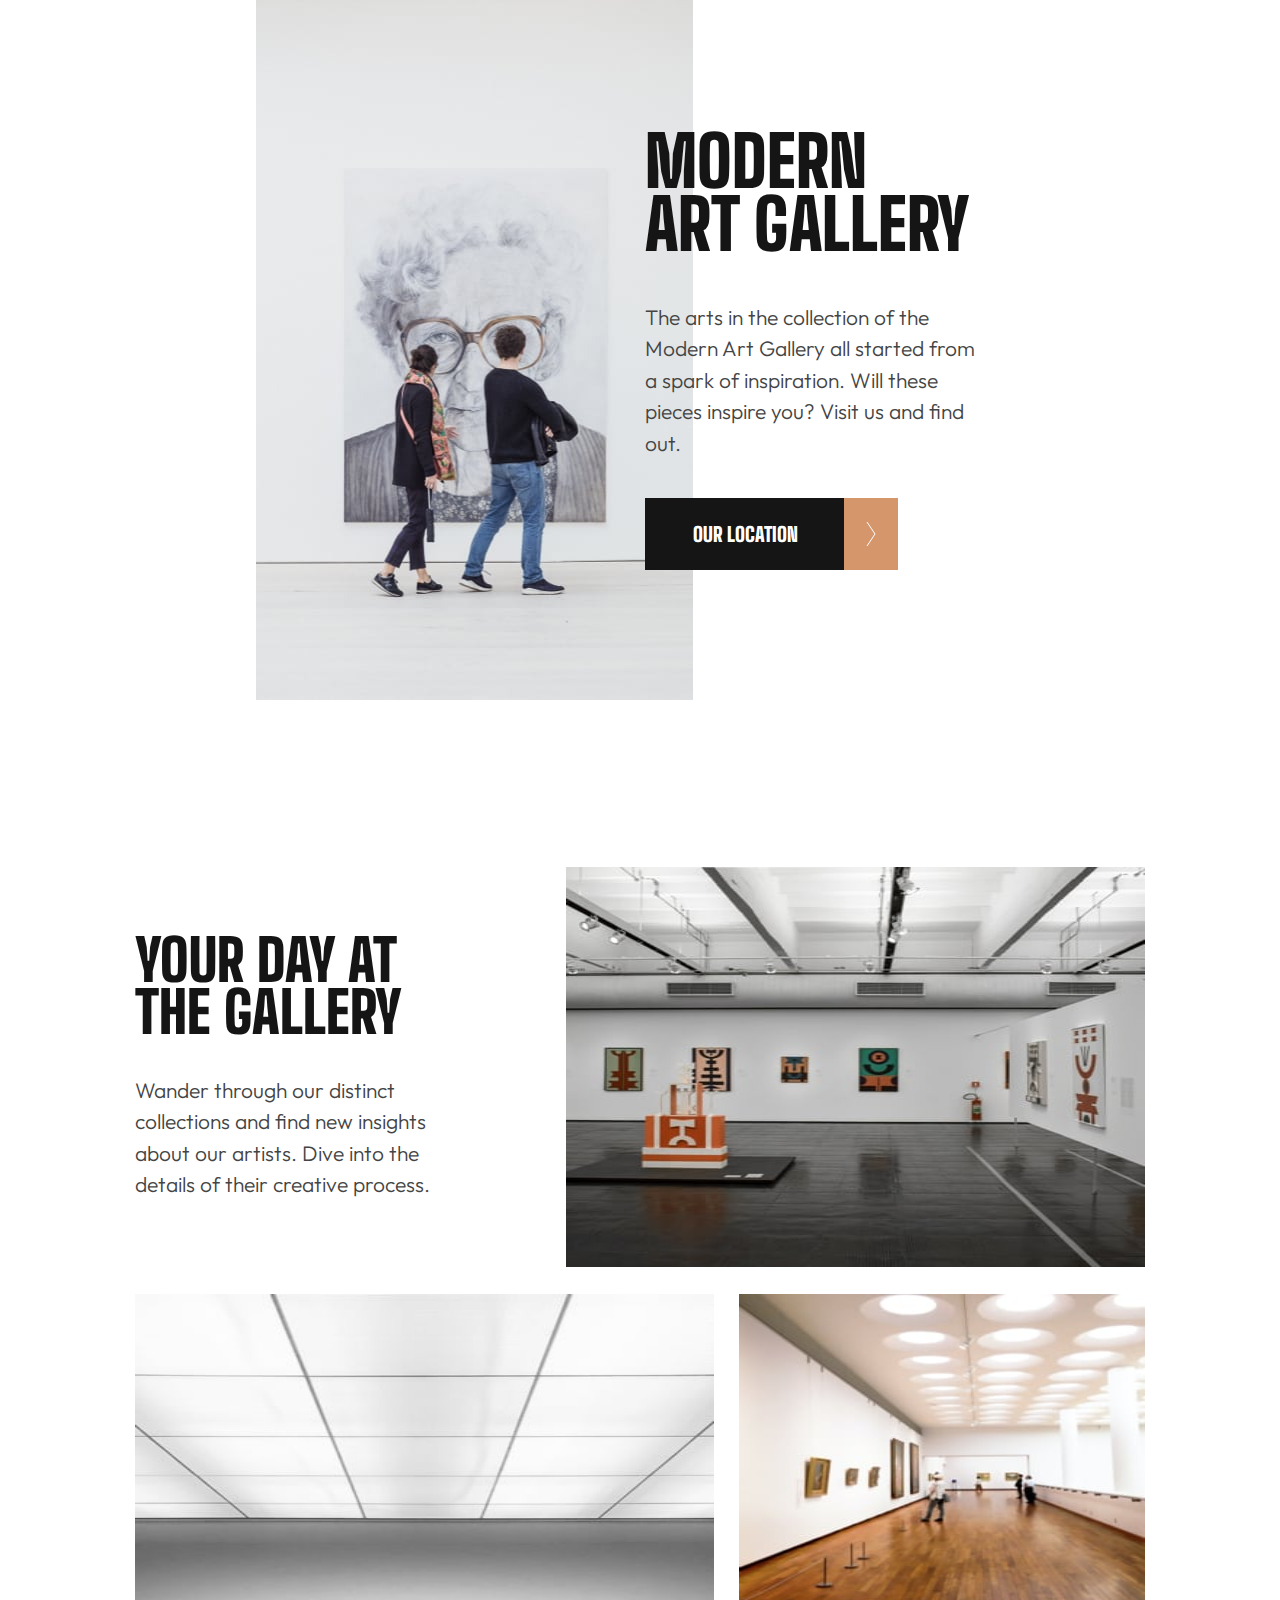
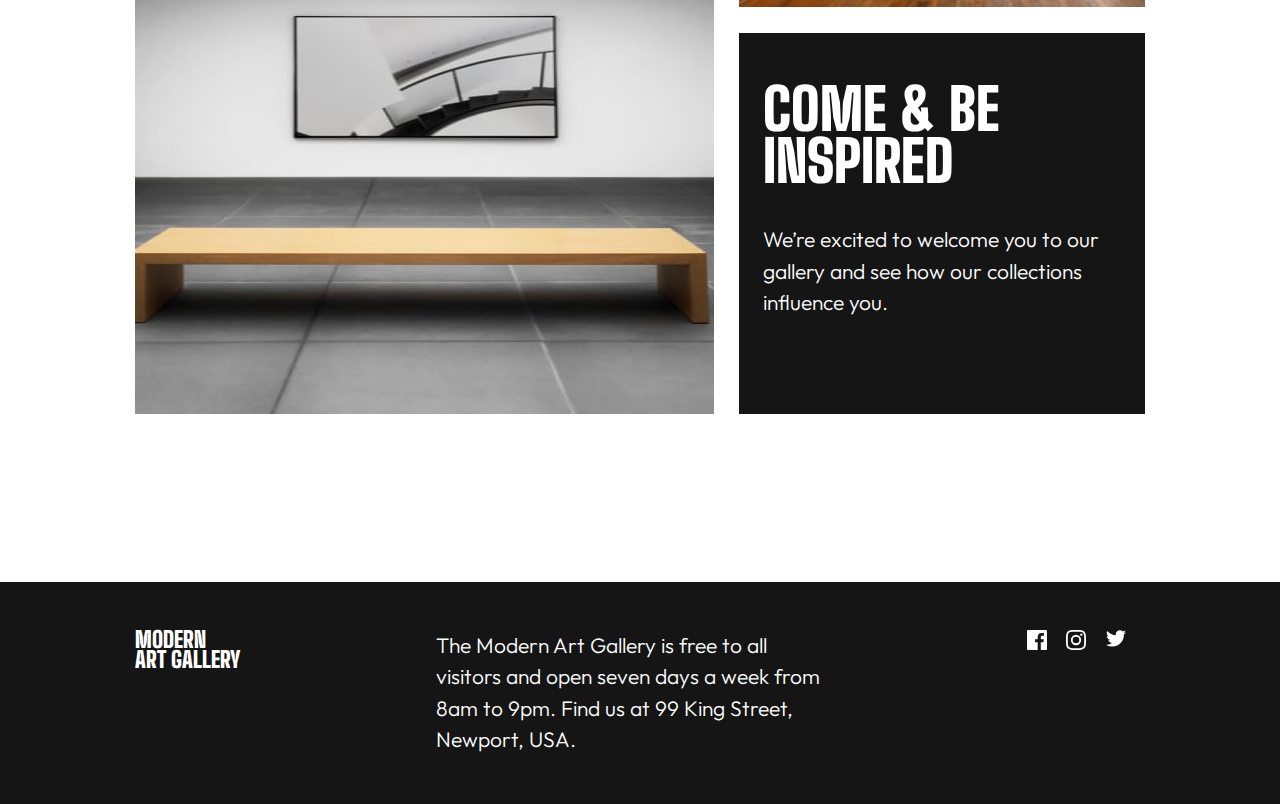
<file: index.html>
<!DOCTYPE html>
<html lang="en">
    <head>
      <meta charset="utf-8">
      <meta name="description" content="Frontend Mentor | Art gallery website">
      <meta name="viewport" content="width=device-width, initial-scale=1.0">
      <link rel="icon" type="image/png" sizes="32x32" href="./assets/images/favicon-32x32.png">
      <link href="https://fonts.googleapis.com/css2?family=Big+Shoulders+Display:wght@900&family=Outfit:wght@300&display=swap" rel="stylesheet">
      <link href="style.css" rel="stylesheet" type="text/css">
      <title>Frontend Mentor | Art gallery website</title>
    </head>
    <body>

      <header class="header-container">

        <div class="background-black"></div>

        <picture class="picture-header">
          <source media="(max-width: 767px)" srcset="./images/mobile/image-hero.jpg">
          <source media="(max-width: 1439px)" srcset="./images/tablet/image-hero.jpg">
          <source media="(min-width: 1440px)" srcset="./images/desktop/image-hero.jpg">
          <img class="image-header" src="./images/mobile/image-hero.jpg" alt="">
        </picture>

        <h1 class="title header-title">Modern<br> Art Gallery</h1>
        
        <div class="display-header-text">
          <p class="text header-text">The arts in the collection of the Modern Art Gallery all started 
            from a spark of inspiration. Will these pieces inspire you? Visit 
            us and find out.</p>
          <a href="./index2.html"><button class="button header-button">Our location</button></a>
        </div>

      </header>

      <main class="main-container">

        <section class="upper-section">
          <picture class="picture-main-1">
            <source media="(max-width: 767px)" srcset="./images/mobile/image-grid-1.jpg">
            <source media="(max-width: 1439px)" srcset="./images/tablet/image-grid-1.jpg">
            <source media="(min-width: 1440px)" srcset="./images/desktop/image-grid-1.jpg">
            <img class="image-main-1" src="./images/mobile/image-grid-1.jpg" alt="">
          </picture>
          <div class="display-upper-text">
            <h2 class="title section-title">Your day at the gallery</h2>
            <p class="text section-text">Wander through our distinct collections and find new insights about 
              our artists. Dive into the details of their creative process.</p>
          </div>
        </section> 

        <section class="bottom-section">
          <picture class="picture-main-2">
            <source media="(max-width: 767px)" srcset="./images/mobile/image-grid-2.jpg">
            <source media="(max-width: 1439px)" srcset="./images/tablet/image-grid-2.jpg">
            <source media="(min-width: 1440px)" srcset="./images/desktop/image-grid-2.jpg">
            <img class="image-main-2" src="./images/mobile/image-grid-2.jpg" alt="">
          </picture>
          <picture class="picture-main-3">
            <source media="(max-width: 767px)" srcset="./images/mobile/image-grid-3.jpg">
            <source media="(max-width: 1439px)" srcset="./images/tablet/image-grid-3.jpg">
            <source media="(min-width: 1440px)" srcset="./images/desktop/image-grid-3.jpg">
            <img class="image-main-3" src="./images/mobile/image-grid-3.jpg" alt="">
          </picture>
          <div class="display-text">
            <h2 class="title section-title">Come &amp; be inspired</h2>
            <p class="text section-text">We’re excited to welcome you to our gallery and see how our collections 
              influence you.</p>
          </div>
        </section>

      </main>

      <footer class="footer-container">

        <div class="display-footer">
          <h3 class="title footer-title">Modern<br> Art Gallery</h3>
          <p class="text footer-text">The Modern Art Gallery is free to all visitors and open seven days a week 
            from 8am to 9pm. Find us at 99 King Street, Newport, USA.</p>
          <ul class="list">
            <li class="li-svg"><svg width="20" height="20" xmlns="http://www.w3.org/2000/svg">
                                  <path d="M18.896 0H1.104C.494 0 0 .494 0 1.104v17.793C0 19.506.494 20 1.104 20h9.58v-7.745H8.076V9.237h2.606V7.01c0-2.583 1.578-3.99 3.883-3.99 1.104 0 2.052.082 2.329.119v2.7h-1.598c-1.254 0-1.496.597-1.496 1.47v1.928h2.989l-.39 3.018h-2.6V20h5.098c.608 0 1.102-.494 1.102-1.104V1.104C20 .494 19.506 0 18.896 0Z"/>
                                </svg></li>
            <li class="li-svg"><svg width="20" height="20" xmlns="http://www.w3.org/2000/svg">
                                  <path d="M10 1.802c2.67 0 2.987.01 4.042.059 2.71.123 3.975 1.409 4.099 4.099.048 1.054.057 1.37.057 4.04 0 2.672-.01 2.988-.057 4.042-.124 2.687-1.387 3.975-4.1 4.099-1.054.048-1.37.058-4.041.058-2.67 0-2.987-.01-4.04-.058-2.718-.124-3.977-1.416-4.1-4.1-.048-1.054-.058-1.37-.058-4.041 0-2.67.01-2.986.058-4.04.124-2.69 1.387-3.977 4.1-4.1 1.054-.048 1.37-.058 4.04-.058ZM10 0C7.284 0 6.944.012 5.877.06 2.246.227.227 2.242.061 5.877.01 6.944 0 7.284 0 10s.012 3.057.06 4.123c.167 3.632 2.182 5.65 5.817 5.817 1.067.048 1.407.06 4.123.06s3.057-.012 4.123-.06c3.629-.167 5.652-2.182 5.816-5.817.05-1.066.061-1.407.061-4.123s-.012-3.056-.06-4.122C19.777 2.249 17.76.228 14.124.06 13.057.01 12.716 0 10 0Zm0 4.865a5.135 5.135 0 1 0 0 10.27 5.135 5.135 0 0 0 0-10.27Zm0 8.468a3.333 3.333 0 1 1 0-6.666 3.333 3.333 0 0 1 0 6.666Zm5.338-9.87a1.2 1.2 0 1 0 0 2.4 1.2 1.2 0 0 0 0-2.4Z"/>
                                </svg></li>
            <li class="li-svg"><svg width="20" height="17" xmlns="http://www.w3.org/2000/svg">
                                  <path d="M20 2.172a8.192 8.192 0 0 1-2.357.646 4.11 4.11 0 0 0 1.805-2.27 8.22 8.22 0 0 1-2.606.996A4.096 4.096 0 0 0 13.847.248c-2.65 0-4.596 2.472-3.998 5.037A11.648 11.648 0 0 1 1.392 1a4.109 4.109 0 0 0 1.27 5.478 4.086 4.086 0 0 1-1.858-.513c-.045 1.9 1.318 3.679 3.291 4.075a4.113 4.113 0 0 1-1.853.07 4.106 4.106 0 0 0 3.833 2.849A8.25 8.25 0 0 1 0 14.658a11.616 11.616 0 0 0 6.29 1.843c7.618 0 11.923-6.434 11.663-12.205A8.354 8.354 0 0 0 20 2.172Z"/>
                                </svg></li>
          </ul>
        </div>

      </footer>

    </body>

</html>
</file>
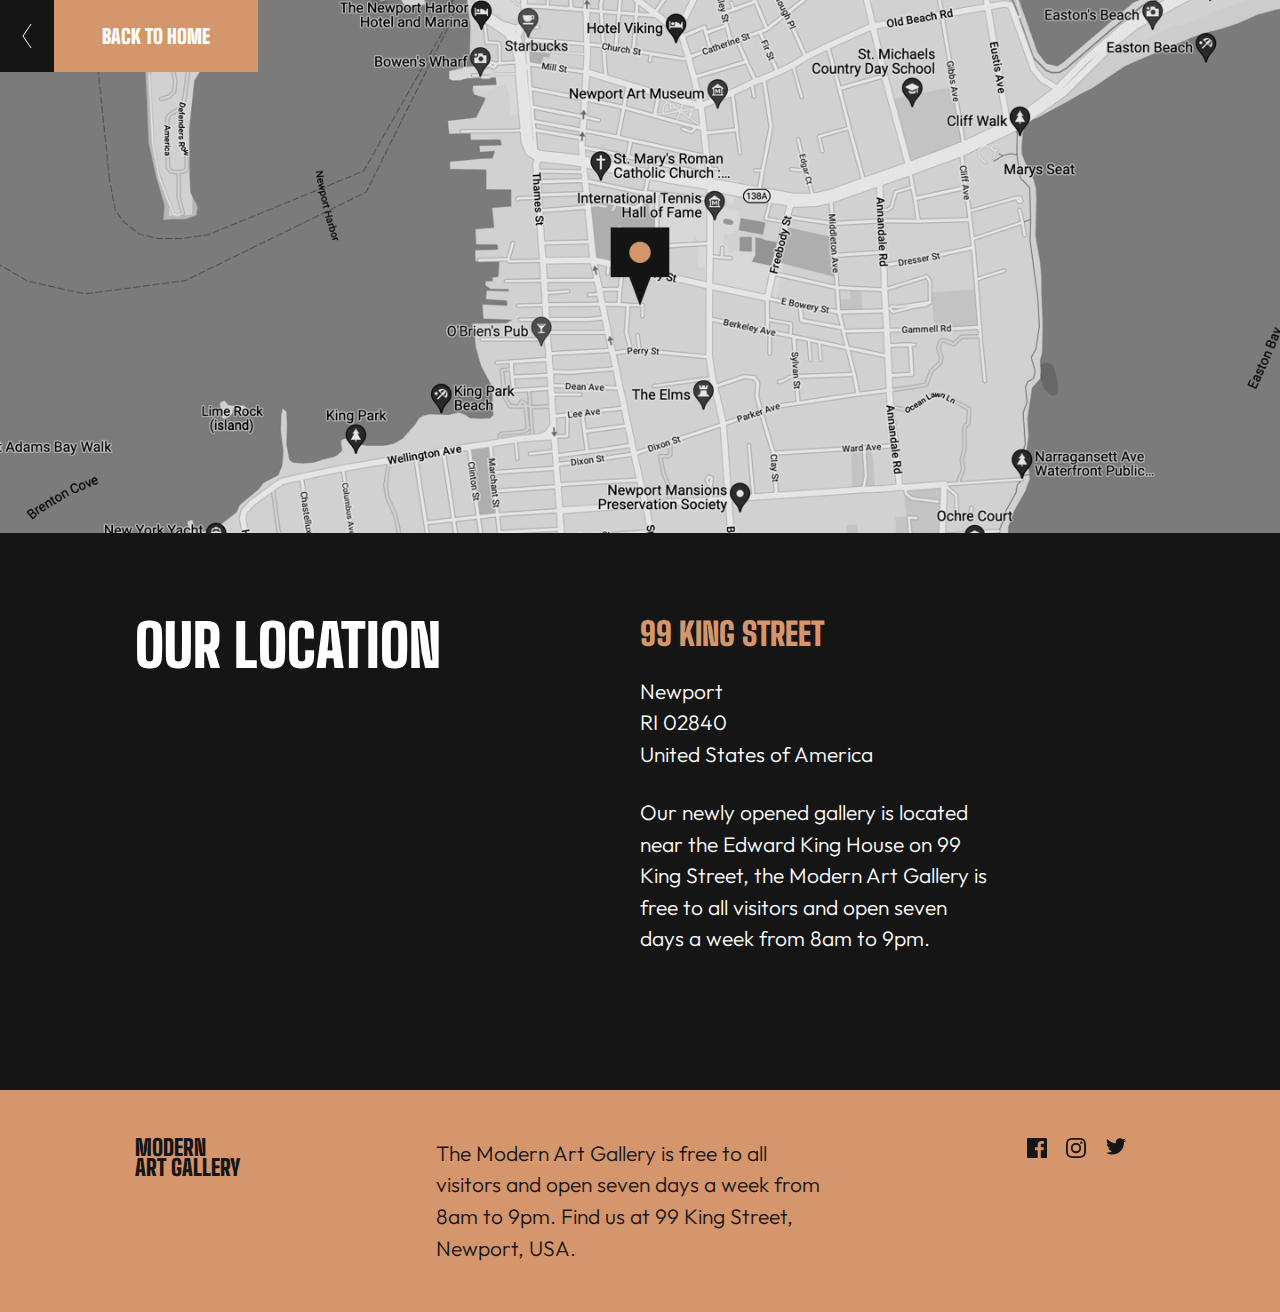
<file: index2.html>
<!DOCTYPE html>
<html lang="en">
    <head>
      <meta charset="utf-8">
      <meta name="description" content="Frontend Mentor | Art gallery website Location">
      <meta name="viewport" content="width=device-width, initial-scale=1.0">
      <link rel="icon" type="image/png" sizes="32x32" href="./assets/images/favicon-32x32.png">
      <link href="https://fonts.googleapis.com/css2?family=Big+Shoulders+Display:wght@900&family=Outfit:wght@300&display=swap" rel="stylesheet">
      <link href="style.css" rel="stylesheet" type="text/css">
      <title>Frontend Mentor | Art gallery website Location</title>
    </head>
    <body>

        <main class="main-location">

            <div class="display-button">
                <a href="./index.html"><button class="button location-button">Back to Home</button></a> 
                <picture class="picture-location">
                    <source media="(max-width: 590px)" srcset="./images/mobile/image-map.png">
                    <source media="(max-width: 1139px)" srcset="./images/tablet/image-map.png">
                    <source media="(min-width: 1140px)" srcset="./images/desktop/image-map.png">
                    <img class="image-location" src="./images/mobile/image-map.png" alt="">
                </picture>
            </div>

            <div class="display-text-location">
                <h1 class="title location-title">Our location</h1>
                <address class="text where">
                    <span class="title">99 King Street</span><br>
                    Newport<br>
                    RI 02840<br>
                    United States of America<br>
                </address>
                <p class="text location-text">Our newly opened gallery is located near the Edward King House on 99 King 
                    Street, the Modern Art Gallery is free to all visitors and open seven days 
                    a week from 8am to 9pm.</p>
            </div>

        </main>

        <footer class="footer-container location-footer">

            <div class="display-footer">
                <h3 class="title footer-title">Modern<br> Art Gallery</h3>
                <p class="text footer-text">The Modern Art Gallery is free to all visitors and open seven days a week 
                    from 8am to 9pm. Find us at 99 King Street, Newport, USA.</p>
                <ul class="list">
                    <li class="li-svg"><svg width="20" height="20" xmlns="http://www.w3.org/2000/svg">
                                            <path d="M18.896 0H1.104C.494 0 0 .494 0 1.104v17.793C0 19.506.494 20 1.104 20h9.58v-7.745H8.076V9.237h2.606V7.01c0-2.583 1.578-3.99 3.883-3.99 1.104 0 2.052.082 2.329.119v2.7h-1.598c-1.254 0-1.496.597-1.496 1.47v1.928h2.989l-.39 3.018h-2.6V20h5.098c.608 0 1.102-.494 1.102-1.104V1.104C20 .494 19.506 0 18.896 0Z"/>
                                        </svg></li>
                    <li class="li-svg"><svg width="20" height="20" xmlns="http://www.w3.org/2000/svg">
                                            <path d="M10 1.802c2.67 0 2.987.01 4.042.059 2.71.123 3.975 1.409 4.099 4.099.048 1.054.057 1.37.057 4.04 0 2.672-.01 2.988-.057 4.042-.124 2.687-1.387 3.975-4.1 4.099-1.054.048-1.37.058-4.041.058-2.67 0-2.987-.01-4.04-.058-2.718-.124-3.977-1.416-4.1-4.1-.048-1.054-.058-1.37-.058-4.041 0-2.67.01-2.986.058-4.04.124-2.69 1.387-3.977 4.1-4.1 1.054-.048 1.37-.058 4.04-.058ZM10 0C7.284 0 6.944.012 5.877.06 2.246.227.227 2.242.061 5.877.01 6.944 0 7.284 0 10s.012 3.057.06 4.123c.167 3.632 2.182 5.65 5.817 5.817 1.067.048 1.407.06 4.123.06s3.057-.012 4.123-.06c3.629-.167 5.652-2.182 5.816-5.817.05-1.066.061-1.407.061-4.123s-.012-3.056-.06-4.122C19.777 2.249 17.76.228 14.124.06 13.057.01 12.716 0 10 0Zm0 4.865a5.135 5.135 0 1 0 0 10.27 5.135 5.135 0 0 0 0-10.27Zm0 8.468a3.333 3.333 0 1 1 0-6.666 3.333 3.333 0 0 1 0 6.666Zm5.338-9.87a1.2 1.2 0 1 0 0 2.4 1.2 1.2 0 0 0 0-2.4Z"/>
                                        </svg></li>
                    <li class="li-svg"><svg width="20" height="17" xmlns="http://www.w3.org/2000/svg">
                                            <path d="M20 2.172a8.192 8.192 0 0 1-2.357.646 4.11 4.11 0 0 0 1.805-2.27 8.22 8.22 0 0 1-2.606.996A4.096 4.096 0 0 0 13.847.248c-2.65 0-4.596 2.472-3.998 5.037A11.648 11.648 0 0 1 1.392 1a4.109 4.109 0 0 0 1.27 5.478 4.086 4.086 0 0 1-1.858-.513c-.045 1.9 1.318 3.679 3.291 4.075a4.113 4.113 0 0 1-1.853.07 4.106 4.106 0 0 0 3.833 2.849A8.25 8.25 0 0 1 0 14.658a11.616 11.616 0 0 0 6.29 1.843c7.618 0 11.923-6.434 11.663-12.205A8.354 8.354 0 0 0 20 2.172Z"/>
                                        </svg></li>
                </ul>
            </div>

        </footer>
        
    </body>

</html>
</file>
<file: style.css>
:root{
    --brown: #d5966c;
    --black: #151515;
    --grey: #444444;
}

*{
    box-sizing: border-box;
    margin: 0;
    padding: 0;
}

body{
    min-height: 100vh;
    font-family: "Outfit", sans-serif;
    font-weight: 300;
    font-style: normal;
    font-size: 1rem;
}

img{
    display: block;   
}

.title, .button{
    font-family: "Big Shoulders Display", sans-serif;
    font-weight: 900;
    font-style: normal;
    text-transform: uppercase;
    line-height: 0.9;
    color: var(--black);
}

.text{
    font-size: 1.125rem;
    color: var(--grey);
    line-height: 1.5;
}

.list{
    list-style: none;
    display: flex;   
}


/*HEADER*/

.header-container{
    max-width: 24.0625rem;
    margin: 0 auto;
}

.background-black{
    display: none;
    background-color: var(--black);
}

.header-title{
    font-size: 3.75rem;
    margin: 2rem 0 2.875rem 1rem;
}

.header-text{
    margin: 0 1rem 2.4375rem 1rem;
}

.header-button{
    margin-left: 1rem;
    position: relative;
}


/*BUTTON*/

.button{
    color: #fff;
    font-size: 1.25rem;
    border-style: none;
    line-height: 3.6;
    padding: 0 3rem;
    background: linear-gradient(to right, #d5966c 110%, #151515 0%) no-repeat,
                var(--black);
    background-size: 0, 100%;
    transition: background-size 1.5s ease 0s;
}

.button:hover{
    cursor: pointer;
    background-size: 100% , 0;
}

.header-button::after{
    content: '';
    display: inline-block;
    background: url(./images/icon-arrow-right.svg) no-repeat center center,
                var(--brown);         
    height: 4.5rem;
    width: 3.375rem;
    position: absolute;
        left: 12.468rem; 
    transition: all 0s;
}

.header-button:hover::after{
    background: url(./images/icon-arrow-right.svg) no-repeat center center ,
                var(--black);
    transition: background-color 1s linear 1.5s;            
}


/*MAIN*/

.main-container{
    margin: 7.5rem auto 7.5rem;
    max-width: 21.4375rem;
}

.section-title{
    font-size: 3.125rem;
    margin: 1.5625rem 0 2rem 0rem;
}

.image-main-2{ 
    margin: 2.2rem 0 1rem;  
}

.image-main-3{
    margin-bottom: 1rem;
}

.display-text{
    background-color: var(--black);
    color: #fff;
    padding: 3.125rem 1.5rem;
}

.display-text .section-title{
    color: #fff;
}

.display-text .section-text{
    color: #fff;
}


/*FOOTER*/

.footer-container{
    width: 100%;
    background-color: var(--black);
    color: #fff;
    padding: 3rem 2rem 3rem 2rem;
}

.display-footer{
    max-width: 20rem;
    margin: 0 auto;
}

.footer-title{
    color: #fff;
    font-size: 1.4rem;
}

.footer-text{
    color: #fff;
    font-size: 1rem;
    margin: 2.75rem auto;
}

.li-svg{
    margin-right: 1.2rem;
    fill: #fff;
}

.li-svg:hover{
    cursor: pointer;
    fill: var(--brown);
}


/*LOCATION*/

.main-location{
    width: 100%;
    background-color: var(--black);
    padding: 0 0 3.625rem;  
}

.image-location{
    width: 100%;
    margin: 0 auto;
}

.display-button{
    max-width: 102.5rem;
    margin: 0 auto;
    position: relative;

}

.main-location a{
    position: absolute;
        left: 3.4rem;
}

.display-button .button{
    position: relative;
    background: linear-gradient(to left, #d5966c 110%, #151515 0%) no-repeat,
                var(--black);
            
    background-position: 100% 0, 0;
    background-size: 0, 100%;
    transition: background-size 1.5s ease 0s;
}

.location-button:hover{
    background-size: 100% , 0;
}

.location-button::before{
    content: '';
    display: inline-block;
    background: url(./images/icon-arrow-left.svg) no-repeat center center ,
                var(--brown);
    height: 4.5rem;
    width: 3.375rem;
    position: absolute;
        left: -3.37rem; 
    transition: all 0s;
}

.location-button:hover::before{
    background: url(./images/icon-arrow-left.svg) no-repeat center center ,
                var(--black);
    transition: background-color 1s linear 1.5s;
}

.location-title{
    font-size: 3.125rem;
    color: #fff;
    max-width: 22rem;
    margin: 3.125rem auto;
}

.where{
    color: #fff;
    font-style: normal;
    max-width: 22rem;
    margin: 0 auto; 
}

.where span{
    color: var(--brown);
    font-size: 2rem;
    display: inline-block;
    margin-bottom: 1.6875rem;
}

.location-text{
    color: #fff;
    margin: 2rem auto 0;
    max-width: 22rem;  
}

.location-footer{
    background-color: var(--brown);
    color: var(--black);
}

.location-footer .footer-title{
    color: inherit;
}

.location-footer .footer-text{
    color: inherit;
}

.location-footer .li-svg{
    fill: var(--black);
}

.location-footer .li-svg:hover{
    cursor: pointer;
    fill: #fff;
}

@media screen and (min-width: 768px)
{

    .text{
        font-size: clamp(1.125rem, 0.8393rem + 0.5952vi, 1.375rem);
    }
    
    .header-container{      
        display: grid;
        grid-template-columns: repeat(12, minmax(0, 1fr));
        grid-template-rows: min-content;
        margin: 0 auto;  
        max-width: 48rem;
    }

    .picture-header{
        grid-column: 1 / 7;
        grid-row: 1 / 3;
        width: clamp(27.3125rem, 19.9554rem + 15.3274vi, 33.75rem);
    }

    .header-title{
        font-size: 4.375rem;
        width: 21.25rem;      
        grid-column: 7 / -1;
        grid-row: 1;    
        align-self: flex-end;   
        margin: 0 0 2.875rem 0.3rem;
    }

    .display-header-text{
        grid-column: 7 / -1;
        grid-row: 2;
        width: 21.25rem;
        margin-left: 0.3rem;
    }

    .header-text{ 
        margin: 0 0 2.4375rem; 
    }
    
    .header-button{
        margin-left: 0;
    }


    /*MAIN*/

    .main-container{
        display: grid;
        grid-template-columns: repeat(12, 1fr);
        grid-template-rows: min-content;
        margin: clamp(7.5rem, 3.0714rem + 9.2262vi, 11.375rem) auto;
        max-width: clamp(43.0625rem, 12.9911rem + 62.6488vi, 69.375rem);  
    }


    /*SECTION1*/

    .upper-section{
        grid-column: 1 / -1;
        grid-row: 1;
        display: flex;
        flex-direction: row-reverse;
        justify-content: space-between;
        align-items: center;
        margin-bottom: clamp(0.75rem, -0.6786rem + 2.9762vi, 2rem);
    }

    .image-main-1{
        width: clamp(24.875rem, 7.9464rem + 35.2679vi, 39.6875rem);
        max-height: 25rem; 
    }

    .display-upper-text{
        width: clamp(13.9375rem, 4.8661rem + 18.8988vi, 21.875rem);
    }

    .section-title{
        font-size: clamp(3.125rem, 2.4107rem + 1.4881vi, 3.75rem);
        margin: 0 0 clamp(1.9375rem, 1.3661rem + 1.1905vi, 2.4375rem);  
    }
    

    /*SECTION2*/

    .bottom-section{
        grid-column: 1 / 12;
        grid-row: 2 / 4;
        display: grid;
        grid-template-columns: repeat(2, 1fr);
        grid-template-rows: min-content;
        column-gap: clamp(0.75rem, -0.5357rem + 2.6786vi, 1.875rem);
        row-gap: clamp(0.75rem, -0.5357rem + 2.6786vi, 1.875rem);
        height: 45rem;
    }

    .picture-main-2{
        grid-column: 1;
        grid-row: 1 / 3;
    }

    .image-main-2{
        margin: 0;  
        width: clamp(24.875rem, 7.9464rem + 35.2679vi, 39.6875rem);
        max-height: 45rem;
    }

    .picture-main-3{
        grid-column: 2;
        grid-row: 1;
        width: clamp(17.5rem, 5.7143rem + 24.5536vi, 27.8125rem);
    }

    .image-main-3{
        width: clamp(17.5rem, 5.7143rem + 24.5536vi, 27.8125rem);
        height: 19.5625rem;
        margin: 0;
    }

    .display-text{
        grid-column: 2;
        grid-row: 2; 
        width: clamp(17.5rem, 5.7143rem + 24.5536vi, 27.8125rem);
        height: clamp(23.5625rem, 25.9732rem + -2.6786vi, 24.6875rem);   
    }

    .display-text .section-title{
        font-size: clamp(3.125rem, 2.4107rem + 1.4881vi, 3.75rem); 
    }


/*FOOTER*/

    .display-footer{
        max-width: clamp(43.0625rem, 12.9911rem + 62.6488vi, 69.375rem);
        display: flex;
        justify-content: space-between;
    }

    .footer-text{
        margin: 0;
        width: clamp(17.5625rem, 6.9196rem + 22.1726vi, 26.875rem);
    }


/*LOCATION*/

    .display-text-location{
        display: grid;
        grid-template-columns: repeat(2, 1fr);
        grid-template-rows: min-content;
        width: clamp(43.0625rem, 12.9911rem + 62.6488vi, 69.375rem);
        margin: 5.4rem auto 4.8rem;
    }

    .location-title{
        max-width: clamp(13.9375rem, 4.8661rem + 18.8988vi, 21.875rem);
        font-size: clamp(3.4375rem, 3.0804rem + 0.744vi, 3.75rem);
        margin: 0;
        grid-column: 1;
        grid-row: 1 / -1;
    }

    .where{
        max-width: clamp(25rem, 15rem + 20.8333vi, 33.75rem);
        margin: 0 0 1.6875rem 0;
        grid-column: 2;
        grid-row: 1;
    }

    .location-text{
        grid-column: 2;
        grid-row: 2;
        margin: 0;
    }

}


@media screen and (min-width: 1440px)
{

    .header-container{ 
        display: grid;
        grid-template-columns: repeat(12, minmax(0, 1fr));
        grid-template-rows: min-content;
        margin: 0 auto; 
        max-width: clamp(48rem, 21.4286rem + 55.3571vi, 71.25rem);
        position: relative;
    }

    .background-black{
        display: block;
        width: 28.125rem;
        height: 800px; 
        grid-column: 1 / 4;
        grid-row: 1 / 3;
        position: absolute;
            right: 0rem;
        z-index: 3;
    }

    .picture-header{
        grid-column: 4 / 7;
        grid-row: 1 / 3;
    }

    .header-title{
        grid-column: 1 / 4;
        grid-row: 1; 
        font-size: clamp(4.375rem, 2.5179rem + 3.869vi, 6rem);
        margin: 11.875rem 0 0;
        align-self: start;
        width: clamp(21.5rem, 12.3571rem + 19.0476vi, 29.5rem);
        background: linear-gradient(to right, #fff 60% , #151515 40%);
        background-clip: text; 
        color: transparent;
        z-index: 10;
    }

    .display-header-text{
        grid-column: 9 / -1;
        grid-row: 1;
        margin: 11.875rem 0 0;
    }
   
}
</file>
